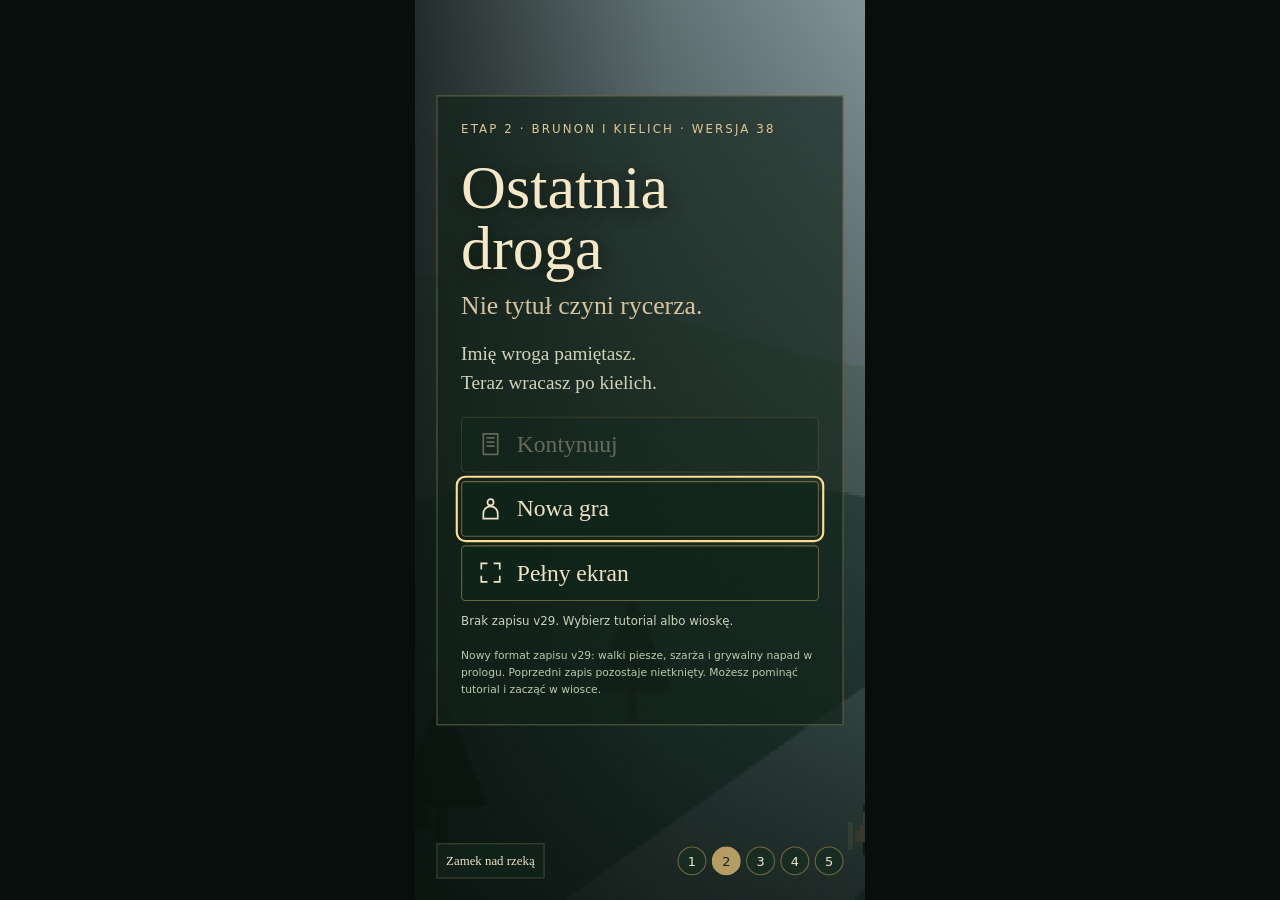
<file: index.html>
<!doctype html>
<html lang="pl">
    <head>
        <meta charset="utf-8" />
        <meta name="viewport" content="width=device-width,initial-scale=1,viewport-fit=cover" />
        <title>Ostatnia droga — v34</title>
        <link rel="stylesheet" href="assets/css/viewport.css">
    </head>
    <body>
        <div id="stage">
            <iframe src="game.html" id="game" title="Ostatnia droga — pionowy obszar gry" allow="fullscreen" allowfullscreen></iframe>
        </div>
        <script defer src="assets/js/viewport.js"></script>
    </body>
</html>
</file>
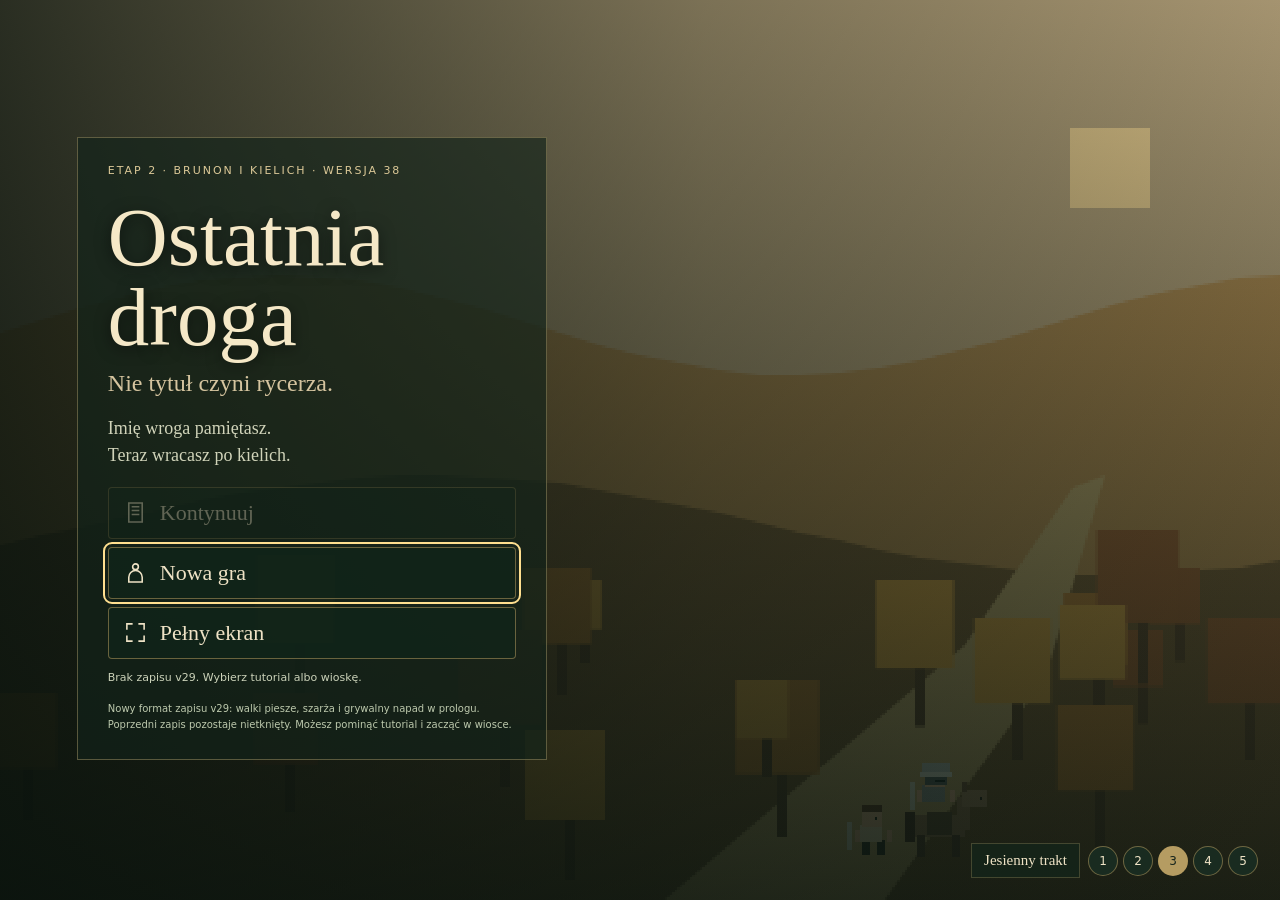
<file: game.html>
<!doctype html><html lang="pl"><head><meta charset="utf-8"><meta name="viewport" content="width=device-width,initial-scale=1,viewport-fit=cover"><title>Ostatnia droga — v38</title><link rel="stylesheet" href="assets/css/game.css"></head><body><svg width="0" height="0" style="position:absolute" aria-hidden="true"><defs id="icons"></defs></svg><canvas id="world" aria-label="Plansza gry" hidden></canvas><div id="hud" hidden><nav id="quick"></nav><div id="top" class="glass"><div id="location"></div><div id="clock"></div><div id="turn"></div><div id="bars"></div><div id="counterLabel"></div><div id="busyLabel"></div></div><div id="menuStack"></div><aside id="enemyCard" class="glass" hidden><h2 id="enemyName"></h2><canvas id="enemyPortrait" class="portrait" width="64" height="70"></canvas><div id="enemyInfo"></div><div style="clear:both"></div><div id="enemyBar"></div><div id="threatTabs"></div><details><summary>Zachowanie</summary><div id="enemyTactic"></div></details></aside><div id="pad"><button class="round" style="grid-area:1/2" data-dx="0" data-dy="-1" aria-label="W górę">↑</button><button class="round" style="grid-area:2/1" data-dx="-1" data-dy="0" aria-label="W lewo">←</button><span id="padCenter"></span><button class="round" style="grid-area:2/3" data-dx="1" data-dy="0" aria-label="W prawo">→</button><button class="round" style="grid-area:3/2" data-dx="0" data-dy="1" aria-label="W dół">↓</button></div><div id="actions"><div id="attackRow"></div><div id="toolRow"></div></div><div id="recent" class="glass"><div id="recentHeader"><span>OSTATNIE ZDARZENIA</span><button onclick="panel('logs')">Kronika ↗</button></div><div id="recentLines" aria-live="polite"></div></div><div id="tutorialBanner" class="glass" hidden>Użyj szerokiego zamachu. Inne akcje są zablokowane na czas lekcji.</div></div><section id="titleScreen"><canvas id="titleLandscape" width="640" height="360"></canvas><div id="titleShade"></div><div id="titleLayout"><div id="titlePanel"><div class="eyebrow">Etap 2 · Brunon i kielich · Wersja 38</div><h1>Ostatnia<br>droga</h1><h2>Nie tytuł czyni rycerza.</h2><p class="motto">Imię wroga pamiętasz.<br>Teraz wracasz po kielich.</p><div id="titleButtons"><button id="continueButton" onclick="continueGame()">Kontynuuj</button><button id="newGameButton" onclick="requestNewGame()">Nowa gra</button><button id="titleFullscreen" onclick="toggleFullscreen()">Pełny ekran</button></div><div id="saveSummary"></div><div id="titleNote">Nowy format zapisu v29: walki piesze, szarża i grywalny napad w prologu. Poprzedni zapis pozostaje nietknięty. Możesz pominąć tutorial i zacząć w wiosce.</div></div></div><div id="landscapeSwitch"><div id="landscapeName"></div><div id="landscapeDots"></div></div></section><dialog id="dialog"><h2 id="dialogTitle"></h2><div id="scrollCue" class="hidden">↓ Przewiń, aby zobaczyć więcej ↓</div><div id="dialogBody"></div><div id="dialogFoot"><button id="closeDialog" onclick="closeDialog()">Zamknij</button><button id="progressButton" hidden></button></div></dialog><div id="tip" role="tooltip"></div><div id="error"></div><script defer src="assets/js/core.js"></script>
<script defer src="assets/js/world-1.js"></script>
<script defer src="assets/js/world-2.js"></script>
<script defer src="assets/js/combat.js"></script>
<script defer src="assets/js/story.js"></script>
<script defer src="assets/js/equipment.js"></script>
<script defer src="assets/js/ui.js"></script>
<script defer src="assets/js/render-1.js"></script>
<script defer src="assets/js/render-2.js"></script>
<script defer src="assets/js/v33-world.js"></script>
<script defer src="assets/js/init-01.js"></script>
<script defer src="assets/js/init-02.js"></script>
<script defer src="assets/js/init-03.js"></script>
<script defer src="assets/js/travel-v36.js"></script>
<script defer src="assets/js/survival-v37.js"></script>
<script defer src="assets/js/ui-v38.js"></script>
<script defer src="assets/js/turnbased-v38.js"></script></body></html>
</file>
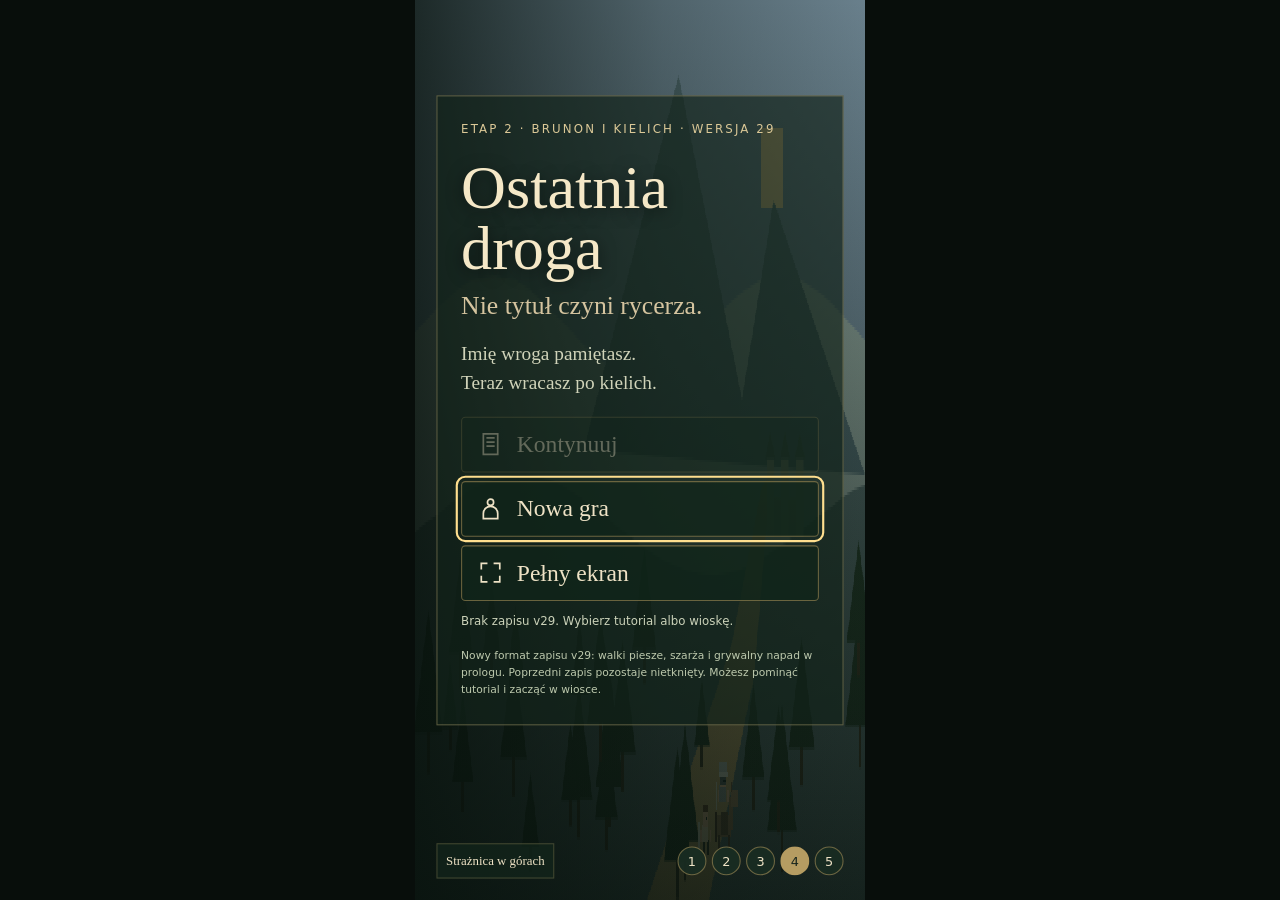
<file: Giermek-v32.html>
<!doctype html>
<html lang="pl">
    <head>
        <meta charset="utf-8" />
        <meta name="viewport" content="width=device-width,initial-scale=1,viewport-fit=cover" />
        <title>Ostatnia droga — v32</title>
        <style>
            html,
            body {
                margin: 0;
                width: 100%;
                height: 100%;
                overflow: hidden;
                background: #080e0b;
            }
            #stage {
                position: absolute;
                width: 420px;
                height: 840px;
                transform-origin: top left;
            }
            iframe {
                border: 0;
                width: 420px;
                height: 840px;
                display: block;
                background: #15251d;
            }
            #hint {
                position: fixed;
                bottom: 5px;
                left: 5px;
                color: #68796d;
                font: 10px system-ui;
                pointer-events: none;
            }
        </style>
    </head>
    <body>
        <div id="stage">
            <iframe id="game" title="Ostatnia droga — pionowy obszar gry" allow="fullscreen" allowfullscreen></iframe>
        </div>
        <script>
            const data =
                "[base64]/[base64]/[base64]/[base64]/LnR1dG9yaWFsLmZvcmNlU3BlY2lhbH1mdW5jdGlvbiBtb3VudGVkKCl7cmV0dXJuICEhaGVybygpLm1vdW50ZWR9ZnVuY3Rpb24gbW92ZUJ1ZGdldCgpe3JldHVybiBtb3VudGVkKCk/[base64]/MTAwOmNoYW5jZShhLGIpLHJvbGw9dHJhaW5pbmc/[base64]/[base64]/[base64]/Fm2NpZWxlIG5hIHDDs8WCbm9jbnltIHdzY2hvZHppZS4nKSxjaXZpbGlhbignYzEnLCdKYW5laywgd8SZZHJvd2llYycsMTcsMTQsJ0JydW5vbiDFu2VsYXpueSB3csOzY2nFgiBkbyBvYm96dSB3IGxlc2llLiBQb2RvYm5vIG9rcmFkxYIga2/[base64]/[base64]/[base64]/[base64]/[base64]/[base64]/[base64]/KHJlZHVjZWQ/MTgwOjMwMCk6NjUwLHN0YXJ0PXBlcmZvcm1hbmNlLm5vdygpLHN3PWZhbHNlO3JlcGxheT1mLmtpbmQ9PT0nbW92ZSc/[base64]/[base64]/[base64]/[base64]/[base64]/[base64]/[base64]/J09kcG93aWVkxbogKzIwJSc6YXJlYT8nWmFtYWNoJzonQXRhaycpKycg4oaSICcrVFlQRVNbZS50eXBlXS5uYW1lKyc6ICcrKGhpdC5oaXQ/ZCsnIG9icmHFvGXFhCc6J1BVRMWBTycpKyc7IEtvc3p0OiAnK2Nvc3QrJyBTVEEnLGhpdC5oaXQ/[base64]/ZS5ocDpNYXRoLmNlaWwocmF3KigxLShlLmFybW9yfHwwKSkqKGUuZ3VhcmQ/[base64]/J2hpdCc6J21pc3MnKTtpZihzdXJwcmlzZSYmZS5ib3NzKWxvZygnQm9zcyBuaWUgbW/[base64]/[base64]/[base64]/[base64]/[base64]/[base64]/[base64]/[base64]/[base64]/Fm2Npw7PFgi4gWm5hamTFuiBrb2dvxZssIGt0byBqZSB6bmEuJyk7cHJvZ3Jlc3MoJ1pvc3RhxYQgeiBuaW0nLGFwcGx5RmFyZXdlbGwpfWVsc2V7cGFyYShkLCdNaXN0cnogdW1pZXJhLiBIZcWCbSBpIHpicm9qYSBzxIUgemJ5dCBkdcW8ZSwgYnkgamUgemHFgm/[base64]/[base64]/[base64]/[base64]/[base64]/[base64]/[base64]/[base64]/[base64]/[base64]/aS5xdWVzdElkPT09J2NoYWxpY2UnPydLaWVsaWNoJzonS3NpxJlnYSc6aS5raW5kPT09J3BvdGlvbic/[base64]/J3plcm8nOnRlbXA/[base64]/[base64]/[base64]/[base64]/JyBsb2NrZWQnOicnKTtiLnN0eWxlLmdyaWRDb2x1bW49ci54KzE7Yi5zdHlsZS5ncmlkUm93PXIueSsxO2IudGV4dENvbnRlbnQ9a25vd24/[base64]/[base64]/[base64]/[base64]/[base64]/[base64]/Fm2Npw7PFgi4gS2llbGljaCB3eXBhZGEgYmV6cG/[base64]/IG96bmFjemEgbmllb2Rrcnl0xIUgbW/FvGxpd2/[base64]/[base64]/FhGN6eSB0dXLEmSknOidEb3NpxIVkxbogKHcgd2FsY2Uga2/[base64]/[base64]/XGQrKD86Wy4sXVxkKyk/[base64]/[base64]/[base64]/[base64]/[base64]/[base64]/[base64]/ODo5LDMsdHlwZT09PTU/[base64]/[base64]/JyM5NmEwOTgnOnR5cGU9PT04PycjMjkyYzI5JzonI2M4Yjg4Zic7cigyNSw0OCw2LDE1LCcjNWI2MzUwJyk7cigzNSw0OCw2LDE1LCcjNWI2MzUwJyk7cigyMyw2MSw5LDQsJyM1MTNkMmMnKTtyKDM1LDYxLDksNCwnIzUxM2QyYycpO3IodHlwZT09PTU/MTk6MjQsMzIsdHlwZT09PTU/[base64]/[base64]/[base64]/LmNvbWJhdD8/[base64]/[base64]/JyNiOGI1OWInOm8udHlwZT09PSd0b3dlcic/JyM4NzhkN2InOicjYzNiODhkJyk7cmVjdChjLHgseS01LHcsMTgsby50eXBlPT09J2NodXJjaCc/[base64]/[base64]/[base64]/YXNNYXN0ZXIoKSk/MTA6LTEsY29udHJvbGxlZDp0cnVlfSk7aWYoKHJlcGxheT8ubWFzdGVyKT8/[base64]/[base64]/[base64]/[base64]/aC5tYXhQb3dlcjpyZXBsYXk/LmFjdG9yLm1heFBvd2VyPz90b3RhbCgncG93ZXInKSxhLm1vdW50ZWQ/[base64]/JyNkNGM5ZmYnOmYuZW5lbXk/[base64]/[base64]/J1pBU0tPQ1pFTklFJzon4oiSJyt0LmRhbWFnZSx5eT15LTgtKHAtLjMyKSoyMDtjLnN0cm9rZVRleHQocyx4LHl5KTtjLmZpbGxTdHlsZT10LnBhcnJ5PycjZDFjMmZmJzp0Lm1pc3M/JyNhOWRhZmYnOmYuZW5lbXk/[base64]/[base64]/LmFjdG9yfHxoZXJvKCksZW5lbWllcz1yZXBsYXk/LmVuZW1pZXN8fG1hcCgpLmVuZW1pZXM7YXV0b1RhcmdldChlbmVtaWVzLGEpO2xldCBobT1hLm1vdW50ZWQsaD1yZXBsYXk/[base64]/dG90YWwoJ2hwJyksJyNhYzU2NTMnKStiYXIoJ1N0YW1pbmEnLGEuc3RhLHJlcGxheT8uYWN0b3IubWF4U3RhPz90b3RhbCgnc3RhJyksJyNhNThjNDUnKSsoaG0/YmFyKCdDaGFiZXIg4oCUIGVuZXJnaWEnLGgucG93ZXIsaC5tYXhQb3dlciwnIzU0OGY4YScpOiFhc01hc3RlcigpP2JhcihTLnAuc3BlY2lhbFVubG9ja2VkPydNb2MnOidNb2MgemFibG9rb3dhbmEnLGEucG93ZXIscmVwbGF5Py5hY3Rvci5tYXhQb3dlcj8/[base64]/[base64]/[base64]/J0NlbG5vxZvEhyAnK2NoYW5jZShoZXJvKCksc2VsZWN0ZWQpKyclJzonV3liaWVyeiBjZWwuJyk7Yi5kaXNhYmxlZD1idXN5fHwhYWN0aXZlKCl8fHR1dG9yaWFsTG9jaygpJiZpIT09MjtiLnNldEF0dHJpYnV0ZSgnYXJpYS1sYWJlbCcsY2hhcmdpbmc/[base64]/[base64]/[base64]/W1syOTAsMzYwXSxbNDMwLDI2MF0sWzUxMCwyMThdLFs1MzAsMTg1XSxbNTQ2LDE4OF0sWzU0MCwyMzhdLFs0NzAsMjg1XSxbNDA2LDM2MF1dOltbMzMwLDM2MF0sWzQ1MCwyNThdLFs0OTMsMTk1XSxbNTA2LDE5MF0sWzQ4MiwyNzFdLFs0MTgsMzYwXV0saT09PTE/JyM4MTlmYTAnOicjYjZhMTZhJyk7aWYoaSE9PTIpdGl0bGVDYXN0bGUoYyw1MDAsaT09PTM/[base64]/[base64]/LmluY2x1ZGVzKCdnaWFudCcpfHwvZ2lnYW50fG9sYnJ6eW0vaS50ZXN0KFRZUEVTW2UudHlwZV0/[base64]/[base64]/LmFjdG9yfHxoZXJvKCk7cmV0dXJuIE1hdGgubWF4KE1hdGguYWJzKGUueC1hLngpLE1hdGguYWJzKGUueS1hLnkpKTw9NiYmdGVycmFpblNpZ2h0KGEsZSl9CmZ1bmN0aW9uIGtub3duMzIoeCx5KXtyZXR1cm4gISFTPy53b3JsZD8uZXhwbG9yZWQ/LltTLm1hcF0/Llt5Km1hcCgpLncreF19CmZ1bmN0aW9uIHJldmVhbDMyKCl7aWYoIVMpcmV0dXJuO1Mud29ybGQ/Pz17dmlzaXRlZDp7fSxrbm93bjp7fSxpbnRlcmVzdDp7fX07Uy53b3JsZC5leHBsb3JlZD8/PXt9O2NvbnN0IG09bWFwKCksYT1oZXJvKCk7bGV0IGFycj1TLndvcmxkLmV4cGxvcmVkW1MubWFwXT8/[base64]/[base64]/[base64]/[base64]/[base64]/Fgm93xJkgb2JyYcW8ZcWEIGkgbmllIGVsaW1pbnVqZSBhdXRvbWF0eWN6bmllIHogemFza29jemVuaWEuXG5PYnJvbmEgb2RuYXdpYSArMyBlbmVyZ2lpIENoYWJyYS4gUHJ6eSAwIGVuZXJnaWkga2/[base64]/Fm8SHLCBhbGUgbmllIG9kc8WCYW5pYSB3acSZa3N6ZWdvIGZyYWdtZW50dSDFm3dpYXRhLiBOaWUgbW/[base64]/[base64]/[base64]/[base64]/[base64]/Lml0ZW0/[base64]/[base64]/[base64]/[base64]/[base64]/[base64]/[base64]/Lml0ZW0/LnNsb3Q9PT1zbHx8ZXFQaWNrMzI/[base64]";
            const frame = document.getElementById("game"),
                stage = document.getElementById("stage");
            frame.srcdoc = new TextDecoder().decode(Uint8Array.from(atob(data), (c) => c.charCodeAt(0)));
            function fit() {
                const k = Math.min(innerWidth / 420, innerHeight / 840);
                stage.style.transform = "scale(" + k + ")";
                stage.style.left = (innerWidth - 420 * k) / 2 + "px";
                stage.style.top = (innerHeight - 840 * k) / 2 + "px";
            }
            addEventListener("resize", fit);
            document.addEventListener("fullscreenchange", fit);
            addEventListener("message", (e) => {
                if (e.source !== frame.contentWindow || e.data?.type !== "giermek-fullscreen") return;
                if (document.fullscreenElement) document.exitFullscreen?.();
                else document.documentElement.requestFullscreen?.();
            });
            fit();
        </script>
    </body>
</html>
</file>
<file: assets/css/viewport.css>
html,
            body {
                margin: 0;
                width: 100%;
                height: 100%;
                overflow: hidden;
                background: #080e0b;
            }
            #stage {
                position: absolute;
                width: 420px;
                height: 840px;
                transform-origin: top left;
            }
            iframe {
                border: 0;
                width: 420px;
                height: 840px;
                display: block;
                background: #15251d;
            }
            #hint {
                position: fixed;
                bottom: 5px;
                left: 5px;
                color: #68796d;
                font: 10px system-ui;
                pointer-events: none;
            }
</file>
<file: assets/css/game.css>
:root{--p:#eee2c5;--s:"Palatino Linotype","Book Antiqua",Georgia,serif;--e:clamp(20px,3vw,38px);--r:50px}*{box-sizing:border-box;scrollbar-width:thin;scrollbar-color:#b59b5e #14241b}[hidden]{display:none!important}html,body{margin:0;width:100%;height:100%;overflow:hidden;background:#15251d;color:var(--p);font:14px system-ui}button{font:inherit;color:inherit;border:1px solid #b89c6188;background:#192d22ed;border-radius:4px;padding:9px;min-height:44px;cursor:pointer;touch-action:manipulation;user-select:none}button:hover{background:#42533fe8;border-color:#ebd192}button:disabled{opacity:.35;cursor:default}button:focus-visible{outline:2px solid #ffdf8f;outline-offset:3px}h1,h2,h3{font-family:var(--s);font-weight:normal}h2{font-size:27px;margin:3px 0 9px}h3{font-size:22px}.icon{display:block;width:25px;height:25px;margin:auto;fill:none;stroke:currentColor;stroke-width:1.65;pointer-events:none}small,.muted{color:#bbc8ac}#world{position:fixed;inset:0;width:100%;height:100%;image-rendering:pixelated;touch-action:none}#hud{position:fixed;inset:0;pointer-events:none}#hud>*{position:absolute;pointer-events:auto}.glass{background:linear-gradient(135deg,#1c2d24ed,#101c18ed);border:1px solid #b89c6177;border-radius:5px;box-shadow:inset 0 0 0 2px #09120c88,0 3px 16px #0005}#hud button{color:#f1dcadc7;background:radial-gradient(circle at 40% 30%,#4a423485,#171917dd 70%);border-color:#c7a969aa;box-shadow:inset 0 0 0 2px #0c1512bb,0 2px 6px #0005}#hud button:hover{color:#fff0c8;border-color:#ffe1a0}.round{width:var(--r);height:var(--r);min-height:var(--r);border-radius:50%;padding:7px;display:flex;flex-direction:column;align-items:center;justify-content:center}.square{width:36px;height:36px;min-height:36px;border-radius:5px;padding:5px}.square .icon{width:22px;height:22px}#quick{left:var(--e);top:var(--e);display:flex;gap:7px}#top{left:var(--e);top:calc(var(--e) + 48px);width:265px;padding:8px 12px;pointer-events:none}#location{font:18px var(--s)}#turn,#clock{font-size:11px;color:#e3d7ae;margin:4px 0}.bar{height:17px;position:relative;background:#09110fc9;margin-top:4px;overflow:hidden;border:1px solid #9e874b55;border-radius:3px}.bar i{height:100%;display:block;transition:width .15s linear}.bar span{position:absolute;inset:0;text-align:center;line-height:15px;font-size:10px;text-shadow:0 1px 2px black}#menuStack{right:var(--e);top:var(--e);display:flex;flex-direction:column;gap:8px}#menuStack .square:first-child{width:30px;height:30px;min-height:30px;padding:4px;align-self:center}#enemyCard{right:calc(var(--e) + 48px);top:var(--e);width:190px;padding:9px;max-height:calc(100dvh - 290px);overflow:auto}.portrait{image-rendering:pixelated;background:#293d2b;border:1px solid #bba16b66}#enemyPortrait{float:left;width:51px;height:56px;margin:0 7px 5px 0}#enemyName{font-size:19px}#enemyInfo{font-size:11px;white-space:pre-line;line-height:1.6}summary{font-size:11px;cursor:pointer;padding:6px 0}#threatTabs{display:flex;gap:4px;flex-wrap:wrap}#threatTabs button{min-height:30px;padding:4px 6px;font-size:10px}.selected{border-color:#ffe2a1!important}#pad{left:var(--e);bottom:max(var(--e),env(safe-area-inset-bottom));display:grid;grid-template-columns:repeat(3,var(--r));grid-template-rows:repeat(3,var(--r));gap:6px;padding:6px;border:1px solid #b59b5c66;border-radius:50%;background:#11181644}#pad button{font-size:24px}#padCenter{grid-area:2/2;border:2px solid #c8ac7180;border-radius:50%;background:#89795955;pointer-events:none}#actions{right:var(--e);bottom:max(var(--e),env(safe-area-inset-bottom));display:flex;flex-direction:column;align-items:flex-end;gap:11px}#attackRow{display:flex;align-items:flex-end;gap:10px}#attack0{width:88px;height:88px;min-height:88px;border-width:2px}#attack0 .icon{width:34px;height:34px}#attack1,#attack2{width:62px;height:62px;min-height:62px}#attackRow small{font-size:9px;margin-top:3px;color:#ffebc4}#toolRow{display:flex;gap:7px}#toolRow .round{width:34px;height:34px;min-height:34px;padding:5px}#toolRow .icon{width:19px;height:19px}#toolRow small{font-size:7px}.tutorial,.counter{border-color:#fff1b2!important;box-shadow:0 0 16px #f1c966aa!important}#recent{left:50%;transform:translateX(-50%);width:66.666vw;max-width:1100px;padding:8px 12px;bottom:210px;background:#102218ef}#recentHeader{display:flex;justify-content:space-between;align-items:center;color:#c8cfb3;font:10px system-ui;margin-bottom:4px}#recentHeader button{min-height:26px;padding:2px 7px;font-size:10px}#recentLines{font:14px/1.45 system-ui;display:grid;gap:3px}.line{overflow:hidden;display:-webkit-box;-webkit-line-clamp:2;-webkit-box-orient:vertical;color:var(--p)}.num{font-weight:650;font-variant-numeric:tabular-nums}.hit{color:#ffe3a0}.enemy{color:#ffaaa0}.miss{color:#a7d8ff}.heal{color:#a1e8b2}.parry{color:#c2b5ff}.info{color:#e8d8a8}#busyLabel,#counterLabel{font-size:10px;color:#f4d892;min-height:12px;margin-top:3px}#counterLabel{color:#cfc1ff}#tutorialBanner{left:50%;top:43%;transform:translate(-50%,-50%);max-width:350px;padding:12px;text-align:center;pointer-events:none;border-color:#f4d78f;font:18px/1.4 var(--s)}#tip{display:none;position:fixed;z-index:9999;max-width:min(340px,calc(100vw - 16px));padding:12px;background:#14261bfa;border:1px solid #c4a96a;pointer-events:none;font:14px/1.5 system-ui;white-space:pre-line}#tip .tiptitle{font:20px var(--s);color:#ead398;margin-bottom:5px}dialog{width:min(850px,95vw);max-height:89dvh;overflow:visible;border:1px solid #bda46b;border-radius:6px;background:#1b2d21fa;color:var(--p);padding:17px;box-shadow:0 15px 60px #0008}dialog::backdrop{background:#06110bd9}#dialogTitle{border-bottom:1px solid #bba46a55;padding-bottom:10px;margin:0;font-size:28px}#scrollCue{font-size:11px;text-align:center;color:#ddc98d;height:23px;padding-top:4px}#scrollCue.hidden{visibility:hidden}#dialogBody{max-height:calc(89dvh - 155px);overflow-y:auto;overscroll-behavior:contain;padding:2px 10px 10px 2px;scrollbar-gutter:stable}#dialogBody p{font:20px/1.6 var(--s);white-space:pre-line;margin:10px 0}#dialogBody .fine{font:13px/1.6 system-ui;color:#c0c9b1}#dialogFoot{display:flex;justify-content:flex-end;gap:8px;border-top:1px solid #bba46a33;padding-top:8px}dialog button{margin:3px}#progressButton{min-width:135px;font:20px var(--s)}.choices{list-style:none;padding:0;margin:15px 0;display:grid;gap:9px}.choices button{display:flex;align-items:flex-start;gap:12px;width:100%;margin:0;padding:12px;text-align:left;font:19px/1.4 var(--s)}.choiceNo{display:grid;place-items:center;min-width:30px;height:30px;border:1px solid #b9a16a99;border-radius:50%;font:16px system-ui;color:#ffe1a1}.choiceText{flex:1}.choiceMeta{display:block!important;font:12px/1.5 system-ui!important;color:#d0cfad!important;margin-top:5px;white-space:pre-line}.speaker{display:flex;gap:17px;padding:12px 0}.speaker canvas{width:96px;height:105px;flex-shrink:0}.speaker .name{font:23px var(--s);color:#e6ce97}.speaker p{margin-top:4px!important}.heroPanel{display:flex;gap:20px;align-items:center;margin:10px 0}.heroPanel canvas{width:128px;height:140px}.stats{width:100%;border-collapse:collapse;font:13px system-ui}.stats th{font-size:11px;color:#bcc8af;font-weight:normal;padding:8px 3px;border-bottom:1px solid #a08d5c66}.stats td{padding:8px 3px;border-bottom:1px solid #9b8b5638;text-align:center}.stats td:first-child,.stats th:first-child{text-align:left}.stats button{min-width:40px;min-height:38px;padding:4px;margin:0}.positive{color:#8ee0a1!important}.negative{color:#ff9d91!important}.temporary{color:#98d8f3!important}.zero{color:#aeba9f!important}.sum{font-size:18px;color:#f0d494;font-weight:600}.numeric{font:13px/1.6 system-ui!important}.outcome{padding:12px;background:#10221788;border:1px solid #a8965c55;margin:10px 0;font:14px/1.8 system-ui}.inventory{display:grid;grid-template-columns:repeat(auto-fill,minmax(104px,1fr));gap:10px;margin:12px 0}.tile{position:relative;display:flex;flex-direction:column;align-items:center;justify-content:center;min-height:116px;padding:9px 6px 17px;border:1px solid #9a956d88;background:#14251cc9;overflow:hidden;margin:0}.tile .icon{width:42px;height:42px;margin:5px auto 7px;stroke-width:1.35}.tile .kind{font:16px var(--s);text-align:center}.tile .rarity{font:10px system-ui;margin-top:4px;color:#c3cbb6}.tile .stripe{position:absolute;bottom:0;left:0;right:0;height:6px;background:var(--rarity)}.tile .count{position:absolute;top:5px;right:7px;font-size:12px}.tile.empty{opacity:.55;border-style:dashed}.bodyGrid{display:grid;grid-template-columns:repeat(3,minmax(0,118px));grid-template-areas:'. helm .' 'weapon armor left' '. pants .' 'ring camp backpack';gap:12px;justify-content:center;margin:18px auto;padding:12px;border:1px solid #a8996033}.bodyGrid .tile{width:100%;min-height:112px}.bodyGrid .slotlabel{font:10px system-ui;color:#e0d3af}.bodyGrid .tile .icon{width:35px;height:35px}.menuGrid{display:grid;grid-template-columns:1fr 1fr;gap:9px}.menuGrid button{min-height:60px;font:20px var(--s);display:flex;align-items:center;gap:12px;text-align:left;padding:12px}.menuGrid .icon{margin:0}.logEntry{border-left:2px solid #a18e5c80;padding:8px 11px;margin:9px 0;background:#10211766}.logEntry small{font:11px system-ui}.logEntry p{font-size:18px!important;margin:4px 0!important}.tabs{display:flex;gap:8px;margin:10px 0}.tabs button.active{border-color:#ffe2a1;background:#675c36aa}.mapLayout{display:grid;grid-template-columns:minmax(0,1.7fr) minmax(180px,1fr);gap:15px}.worldGrid{display:grid;grid-template-columns:repeat(4,minmax(0,1fr));grid-template-rows:repeat(4,78px);gap:7px;padding:9px;border:1px solid #a78f5b55;background:#12291d}.region{position:relative;font:16px var(--s);display:flex;flex-direction:column;align-items:center;justify-content:center;margin:0;border:1px solid #9e8d5b99;background:#2b482bd9}.region.current{border:2px solid #ffe09c}.region.unknown{background:#17261dbb;color:#acb89c;border-style:dashed}.region.locked{opacity:.6}.region .marker{position:absolute;right:5px;top:3px;font:600 17px system-ui;color:#ffe0a0}.region small{font:10px system-ui;margin-top:5px}.questList{padding:11px;border:1px solid #b29b5b55;background:#122419}.questList button{display:block;width:100%;text-align:left;font:18px var(--s)}#localMap{display:block;width:100%;max-height:48dvh;image-rendering:pixelated;border:1px solid #a78f5b66;object-fit:contain;background:#10291b}.helpLayout{display:grid;grid-template-columns:155px minmax(0,1fr);gap:16px}.helpNav{display:flex;flex-direction:column;gap:6px}.helpNav button{text-align:left;font:17px var(--s);margin:0}.helpContent{padding:5px 12px;border-left:1px solid #ad975d66}#error{position:fixed;top:3px;left:30%;z-index:10000;color:#ffbe8a;font-size:10px;pointer-events:none}#titleScreen{position:fixed;inset:0;z-index:20;background:#17251d;overflow:auto}#titleLandscape{position:fixed;inset:0;width:100%;height:100%;image-rendering:pixelated;pointer-events:none}#titleShade{position:fixed;inset:0;background:linear-gradient(90deg,#07110ccc,#07110c55 55%,#07110c18),linear-gradient(0deg,#07110ccc,transparent);pointer-events:none}#titleLayout{position:relative;min-height:100dvh;display:flex;align-items:center;padding:clamp(24px,6vw,90px);padding-bottom:80px}#titlePanel{width:min(470px,100%);padding:26px 30px;background:#112319a6;border:1px solid #c6af7866}.eyebrow{font:11px system-ui;letter-spacing:.18em;color:#dbc897;text-transform:uppercase}#titlePanel h1{font-size:clamp(48px,7vw,83px);line-height:.97;margin:20px 0 12px;color:#f5e8c7;text-shadow:0 3px 15px #0008}#titlePanel h2{font-size:24px;color:#d5c49f}#titlePanel .motto{font:18px/1.5 var(--s);color:#d0d3b9}#titleButtons{display:grid;gap:8px}#titleButtons button{display:flex;align-items:center;gap:13px;min-height:52px;font:22px var(--s);padding:10px 15px;text-align:left;background:#10241ab8}#titleButtons .icon{margin:0;width:23px;height:23px}#saveSummary{font:11px/1.6 system-ui;color:#cbd2b9;margin-top:10px}#landscapeSwitch{position:fixed;right:22px;bottom:22px;display:flex;align-items:center;gap:8px;z-index:2}#landscapeName{font:15px var(--s);padding:8px 12px;background:#12251bac;border:1px solid #c2ac7044}#landscapeDots{display:flex;gap:5px}#landscapeDots button{border-radius:50%;width:30px;height:30px;min-height:30px;padding:0;font-size:12px}#landscapeDots button[aria-pressed="true"]{background:#b59c62;color:#17251d}#titleNote{font:10px/1.6 system-ui;color:#bdc9ad;margin-top:15px}
@media(max-width:650px) and (orientation:portrait){:root{--r:43px;--e:20px}#quick{gap:5px}.square{width:30px;height:30px;min-height:30px;padding:4px}#top{width:min(188px,calc(100vw - 190px));top:65px;padding:7px}#location{font-size:15px}#enemyCard{width:135px;right:var(--e);top:calc(var(--e) + 48px);max-height:29dvh;padding:6px}#enemyPortrait{width:35px;height:40px}#enemyName{font-size:15px}#pad{grid-template-columns:repeat(3,37px);grid-template-rows:repeat(3,37px);gap:4px;padding:4px}#pad .round{width:37px;height:37px;min-height:37px}#attackRow{gap:6px}#attack0{width:65px;height:65px;min-height:65px}#attack0 .icon{width:27px;height:27px}#attack1,#attack2{width:45px;height:45px;min-height:45px}#attackRow small{font-size:8px}#toolRow{display:grid;grid-template-columns:repeat(3,31px);gap:6px}#toolRow .round{width:31px;height:31px;min-height:31px}#recentLines{font-size:12px}#recent{padding:6px 9px}dialog{padding:12px}#dialogBody p{font-size:19px}.stats{font-size:11px}.stats th{font-size:9px}.stats button{min-width:32px;font-size:12px}.sum{font-size:16px}.heroPanel{gap:12px}.heroPanel canvas{width:96px;height:105px}.inventory{grid-template-columns:repeat(3,minmax(0,1fr));gap:7px}.speaker{gap:10px}.speaker canvas{width:65px;height:72px}.bodyGrid{gap:7px;padding:7px}.bodyGrid .tile{min-height:103px}.menuGrid{grid-template-columns:1fr}.mapLayout{grid-template-columns:1fr}.worldGrid{grid-template-rows:repeat(4,67px)}.region{font-size:13px}.helpLayout{grid-template-columns:110px minmax(0,1fr);gap:9px}.helpNav button{font-size:14px;padding:6px}.helpContent{padding:4px 7px}#titleLayout{padding:24px 20px 98px}#titlePanel{padding:24px 22px}#titlePanel h1{font-size:58px}#landscapeSwitch{left:20px;right:20px;bottom:20px;justify-content:space-between}#landscapeName{font-size:12px;padding:8px}#landscapeDots button{width:27px;height:27px;min-height:27px}}
@media(max-height:550px) and (orientation:landscape){:root{--r:40px;--e:20px}#quick{gap:6px}.square{width:32px;height:32px;min-height:32px}#top{width:220px;top:60px;padding:5px 8px}#location{font-size:15px}#turn,#clock{font-size:9px}.bar{height:14px;margin-top:3px}.bar span{line-height:12px;font-size:9px}#pad{grid-template-columns:repeat(3,35px);grid-template-rows:repeat(3,35px);gap:4px;padding:4px}#pad .round{width:35px;height:35px;min-height:35px}#attack0{width:72px;height:72px;min-height:72px}#attack1,#attack2{width:50px;height:50px;min-height:50px}#toolRow{gap:6px}#toolRow .round{width:30px;height:30px;min-height:30px}#enemyCard{width:158px;right:64px;max-height:calc(100dvh - 205px);padding:6px}#enemyPortrait{width:38px;height:43px}#recent{padding:5px 9px}#recentLines{font-size:12px;line-height:1.3}.line{-webkit-line-clamp:1}#titleLayout{padding:20px 6vw 64px;align-items:flex-start}#titlePanel{width:365px;padding:14px 22px}#titlePanel h1{font-size:46px;margin:9px 0}#titlePanel h2{font-size:18px;margin:7px 0}#titlePanel .motto{display:none}#titleButtons button{min-height:44px;font-size:19px;padding:6px 12px}#landscapeSwitch{flex-direction:column;align-items:flex-end}}
@media(prefers-reduced-motion:reduce){*{animation:none!important;transition:none!important}}

#tutorialBanner{display:none!important}#attackRow small{white-space:pre-line;line-height:1.3}#localMap{touch-action:manipulation}#dialogTitle{font-size:24px}.eqNav32{display:flex;gap:3px;flex-wrap:wrap;margin:6px 0}.eqNav32 button{font:12px system-ui;padding:7px;margin:0}.eqArt32{width:48px;height:52px;image-rendering:pixelated}.eqHero32{width:102px;height:112px;image-rendering:pixelated}.eqHeroLine32{display:flex;align-items:center;gap:10px}.eqTools32{display:flex;gap:6px;margin:8px 0}.eqTools32 input,.eqTools32 select{min-width:0;width:50%;padding:9px;background:#183021;color:var(--p);border:1px solid #b89c6177}.eqColumns32{display:grid;grid-template-columns:1fr 1fr;gap:8px;text-align:center}.eqColumns32 .tile .kind{font:12px/1.3 system-ui;overflow-wrap:anywhere}.eqColumns32 .fine{font-size:11px!important}.eqColumns32 figure{margin:4px}.eqColumns32 figcaption{font:11px system-ui}.eqTable32{width:100%;border-collapse:collapse;font:11px system-ui}.eqTable32 td,.eqTable32 th{padding:8px 3px;border-bottom:1px solid #b89c6144;text-align:right}.eqTable32 th{font-weight:normal}.eqTable32 td:first-child,.eqTable32 th:first-child{text-align:left}.eqCompare32{border-top:1px solid #c5ae7488;padding-top:10px;margin-top:10px;scroll-margin-top:4px}.inventory .tile .kind{font:12px/1.3 system-ui;overflow-wrap:anywhere}.bodyGrid{grid-template-columns:repeat(3,minmax(0,1fr));gap:6px}.bodyGrid .tile .kind{font-size:13px}.eqColumns32 .tile{cursor:default}#dialogBody .eqNav32 p{margin:0}#recent{width:calc(100vw - 36px)}#enemyCard{max-height:230px}#enemyInfo{line-height:1.4}
/* ── v38: pixel-art — płaskie, kwadratowe przyciski HUD; bez okręgów, bez gradientów ── */
.round,#pad,#padCenter{border-radius:0!important}
.round{background:#1e3028!important;border:2px solid #5a7a60!important;box-shadow:inset 1px 1px 0 #3a5a44,inset -1px -1px 0 #0c180f!important;transition:border-color .06s,background .06s,transform .06s}
.round:hover{background:#253b2e!important;border-color:#e8c87c!important;box-shadow:inset 1px 1px 0 #4a6a50,inset -1px -1px 0 #0c180f,0 0 0 1px #a0884899!important}
.round:active{background:#162218!important;border-color:#5a7a60!important;box-shadow:inset 1px 1px 0 #0c180f,inset -1px -1px 0 #3a5a44!important;transform:translate(1px,1px)}
.round:disabled{box-shadow:none!important;transform:none!important}
#pad{background:#0e1a12cc!important}
#padCenter{background:#0d1710cc!important;border:1px solid #b89c6180!important}
/* ── v38: licznik powtórzeń w kronice — "Marsz: −1 STA… x4" ── */
.repeatCount{opacity:.72;font-weight:600;margin-left:3px}
/* ── v38: tło ekranu startowego — zachowaj proporcje 640×360, nie rozciągaj ── */
#titleLandscape{object-fit:cover;object-position:center}
</file>
